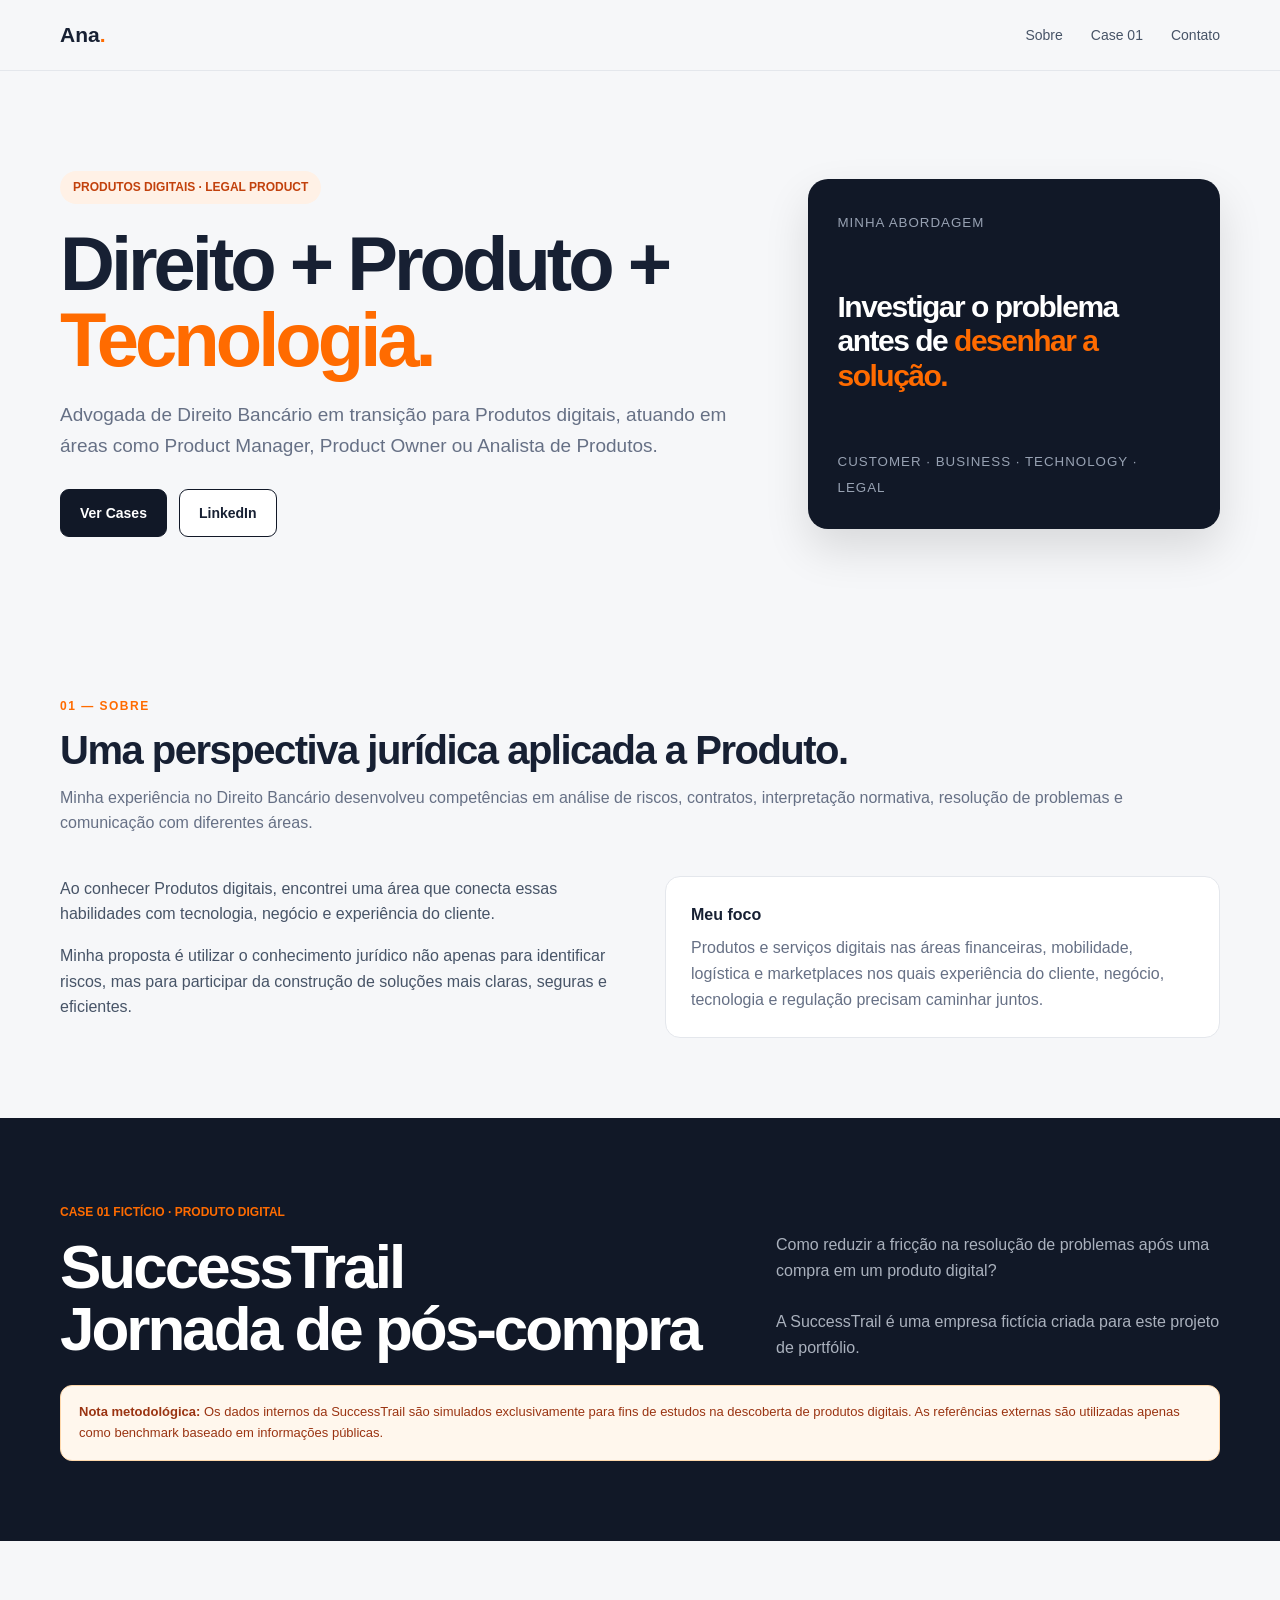
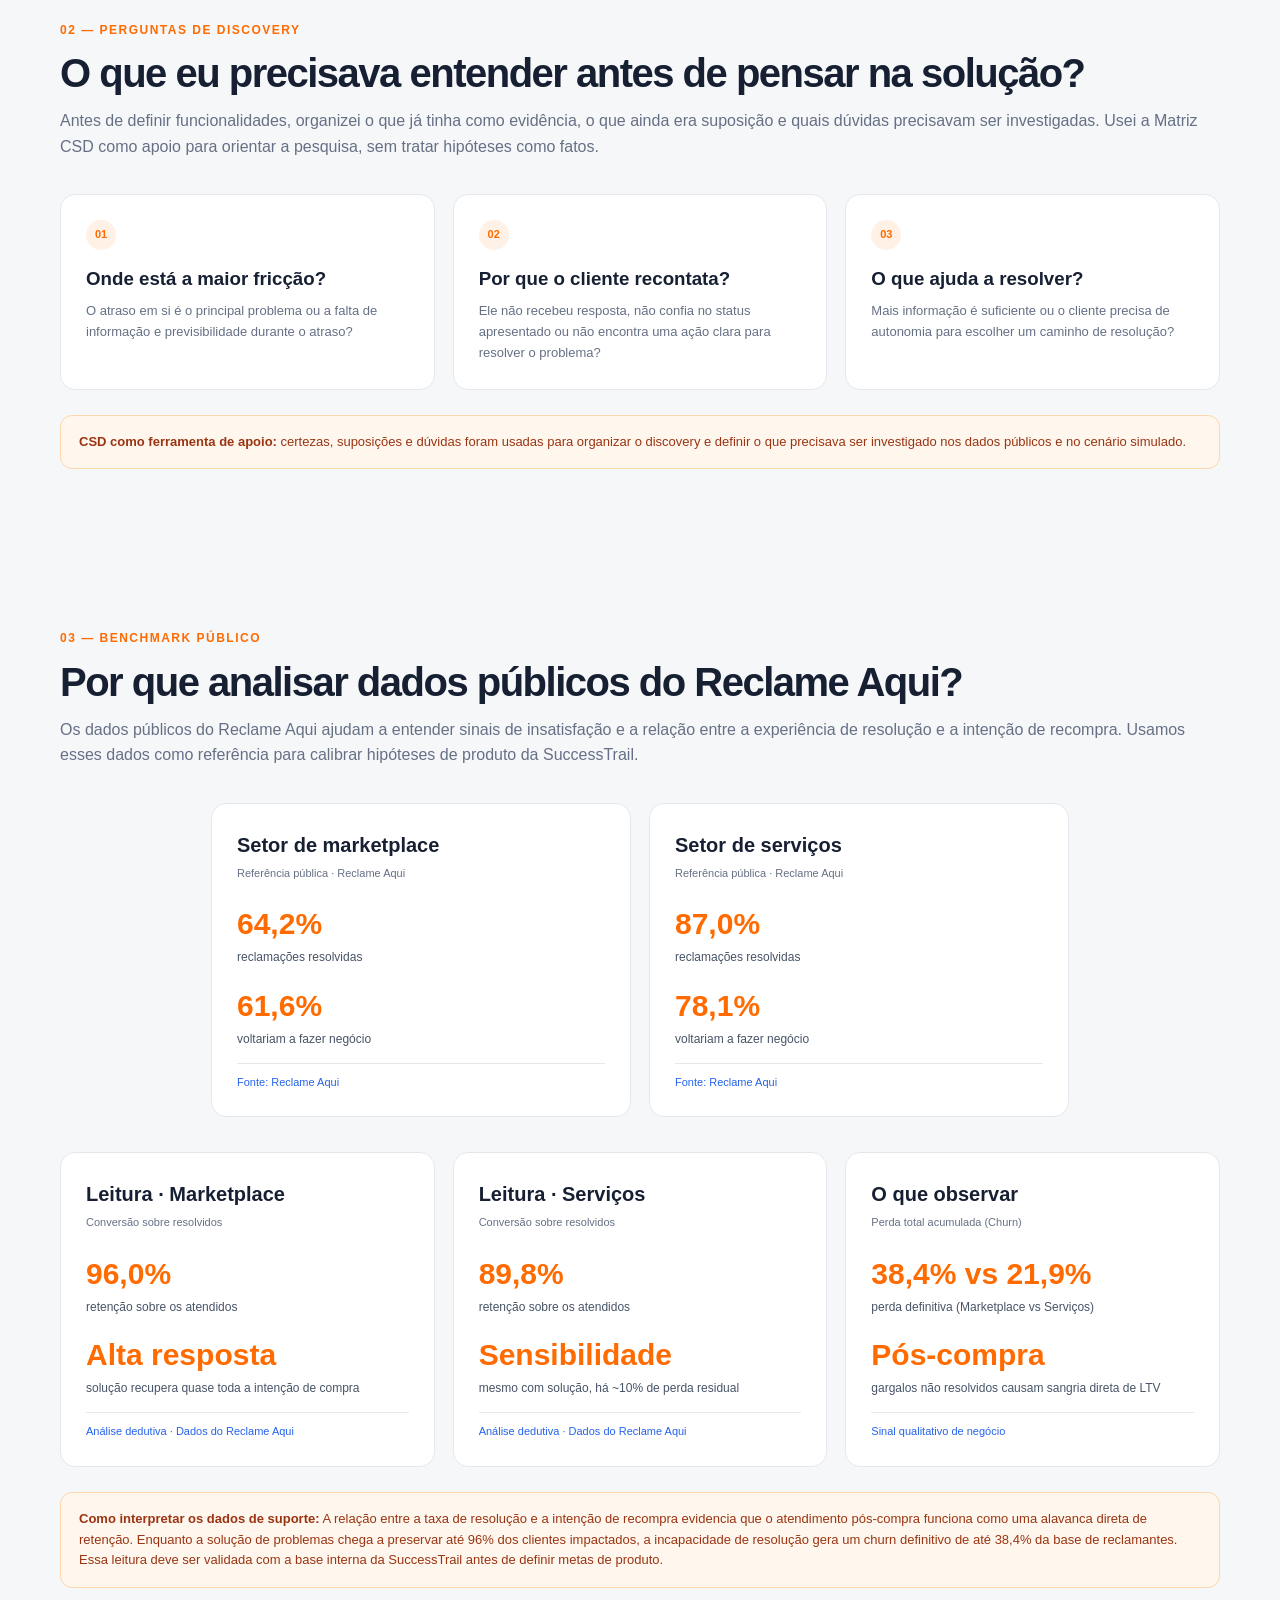
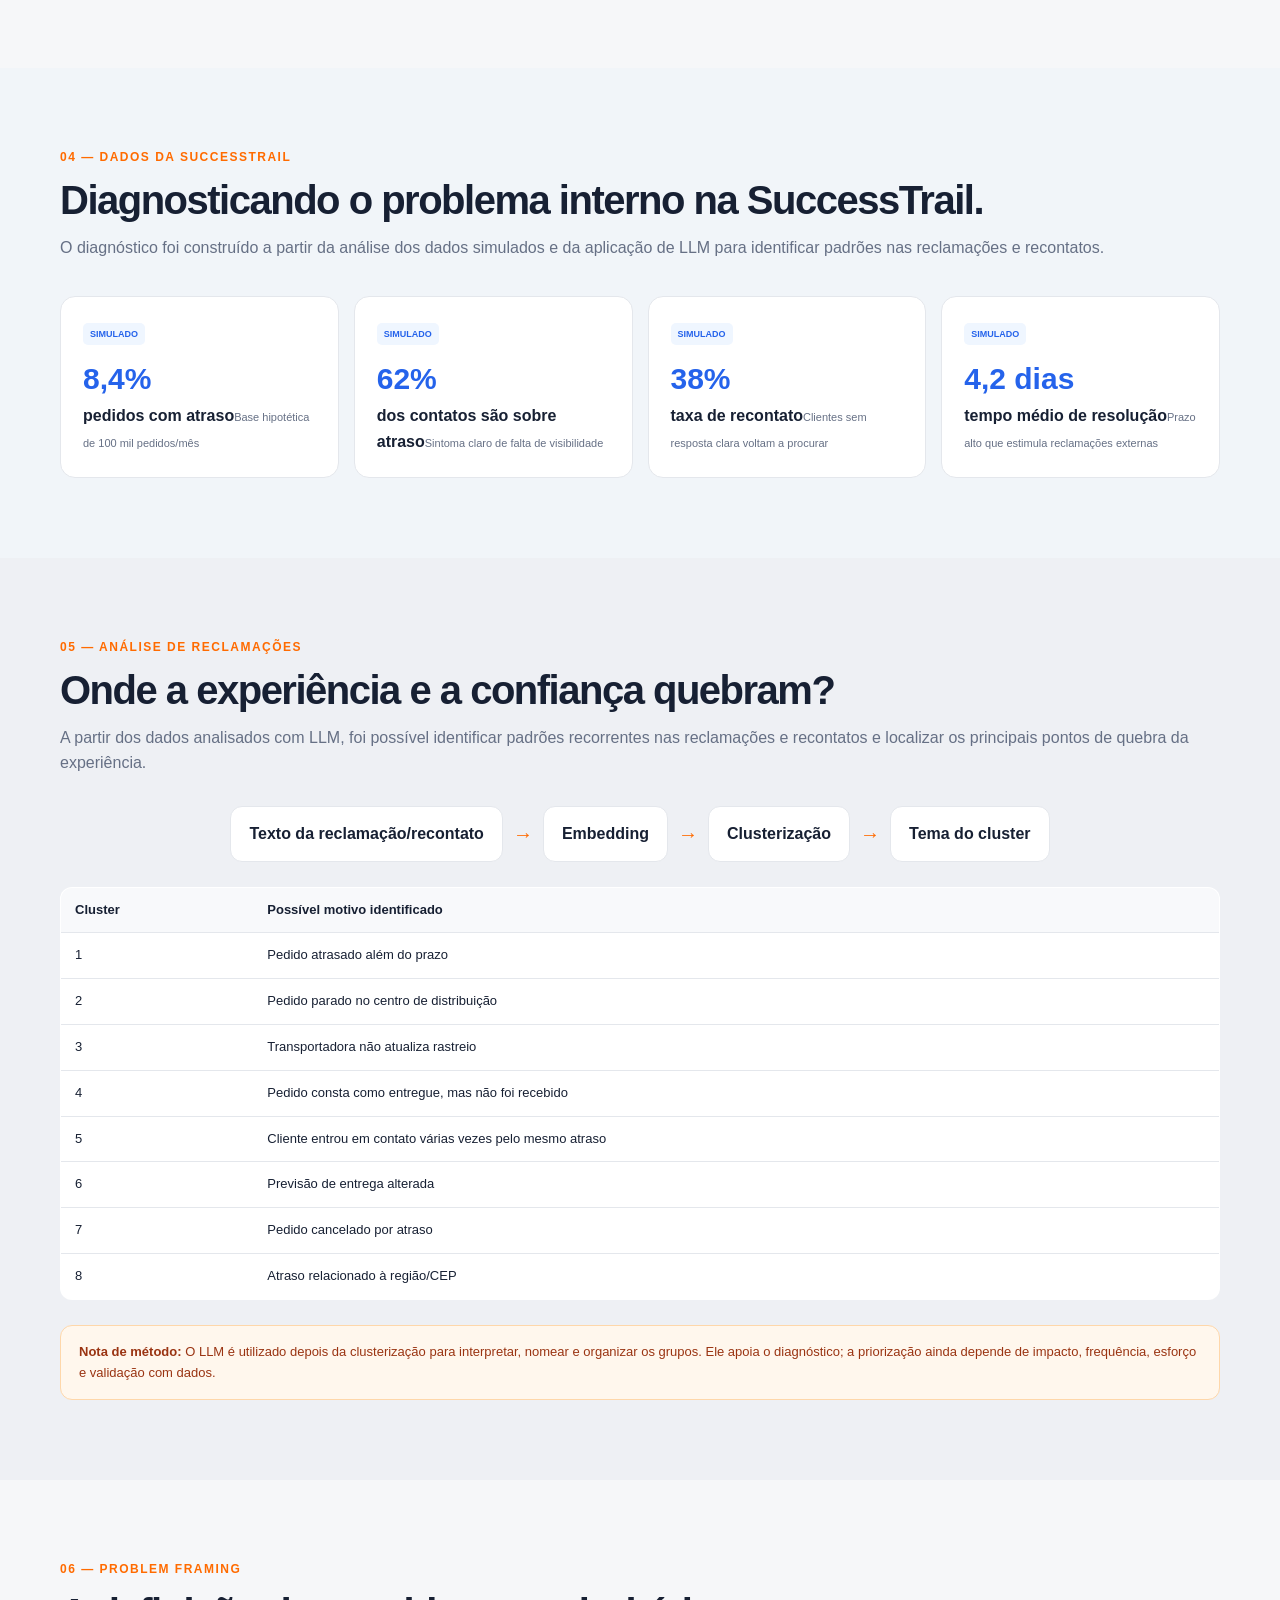
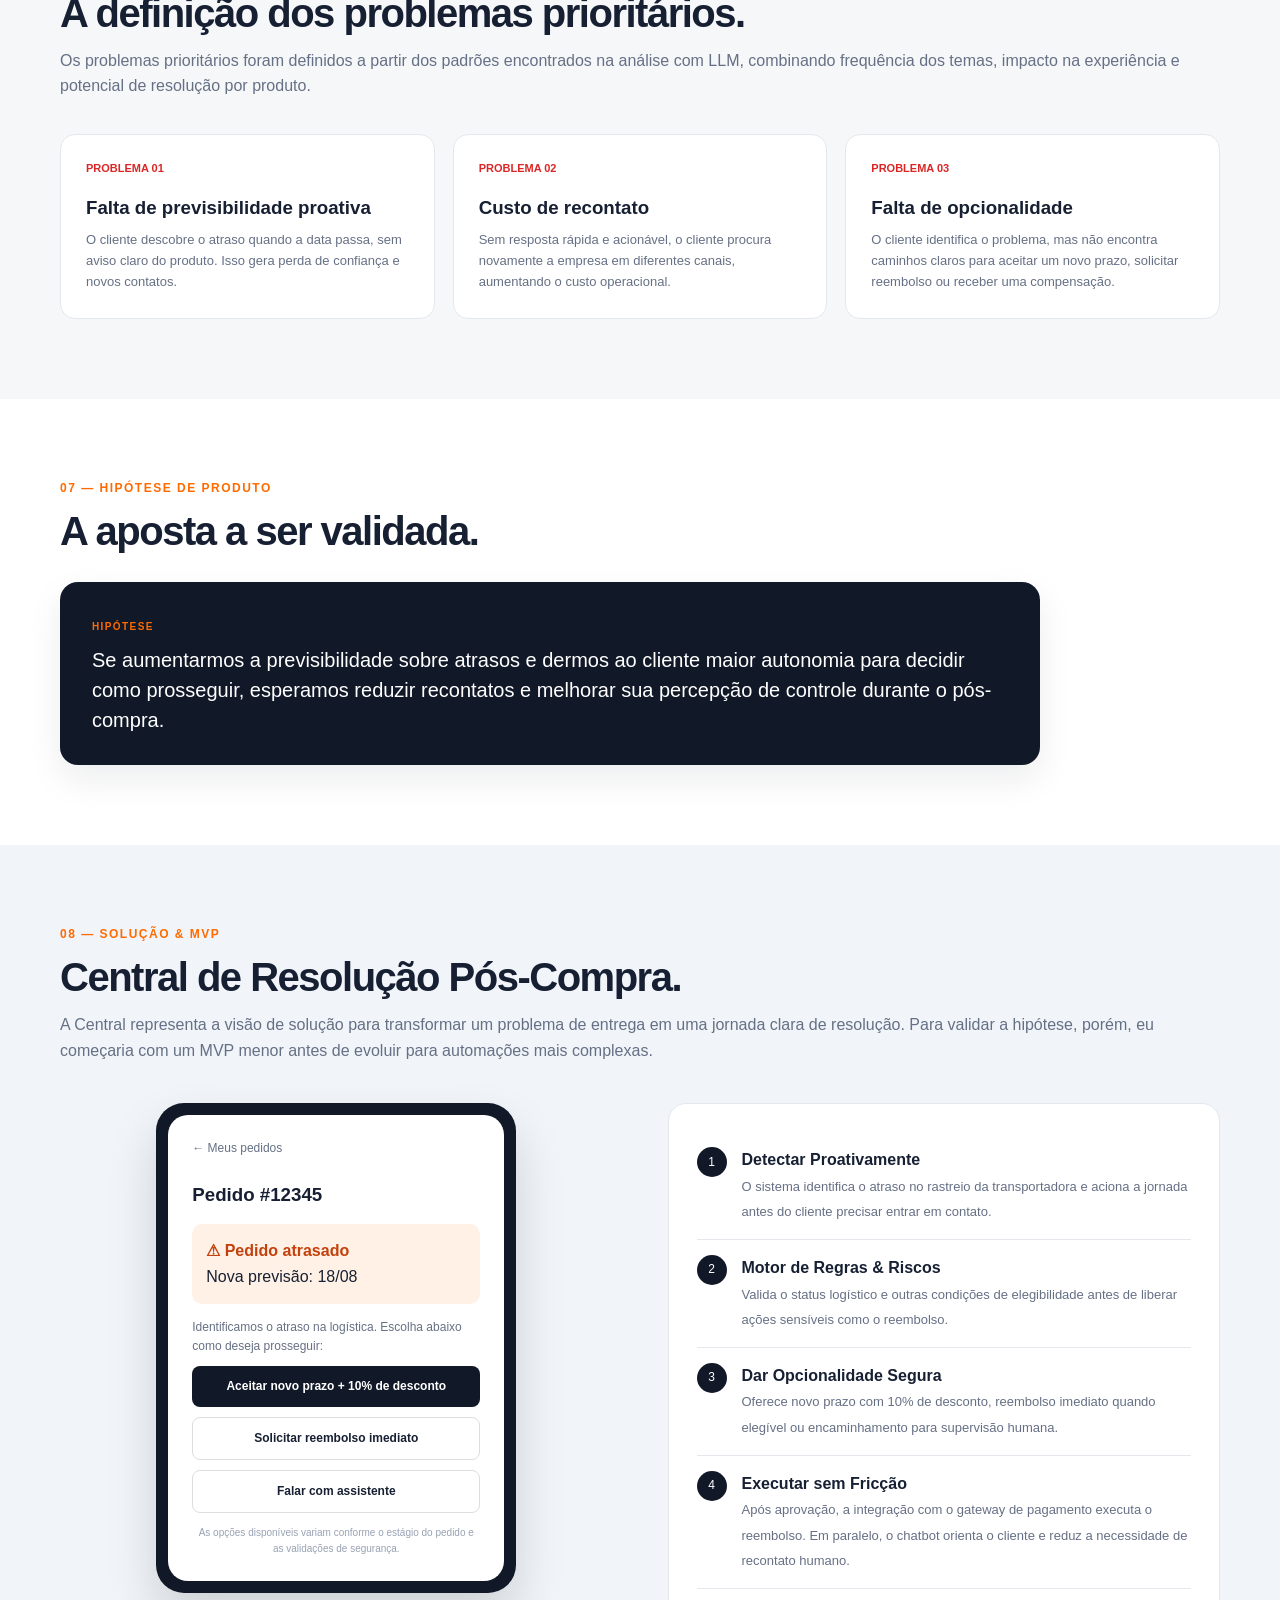
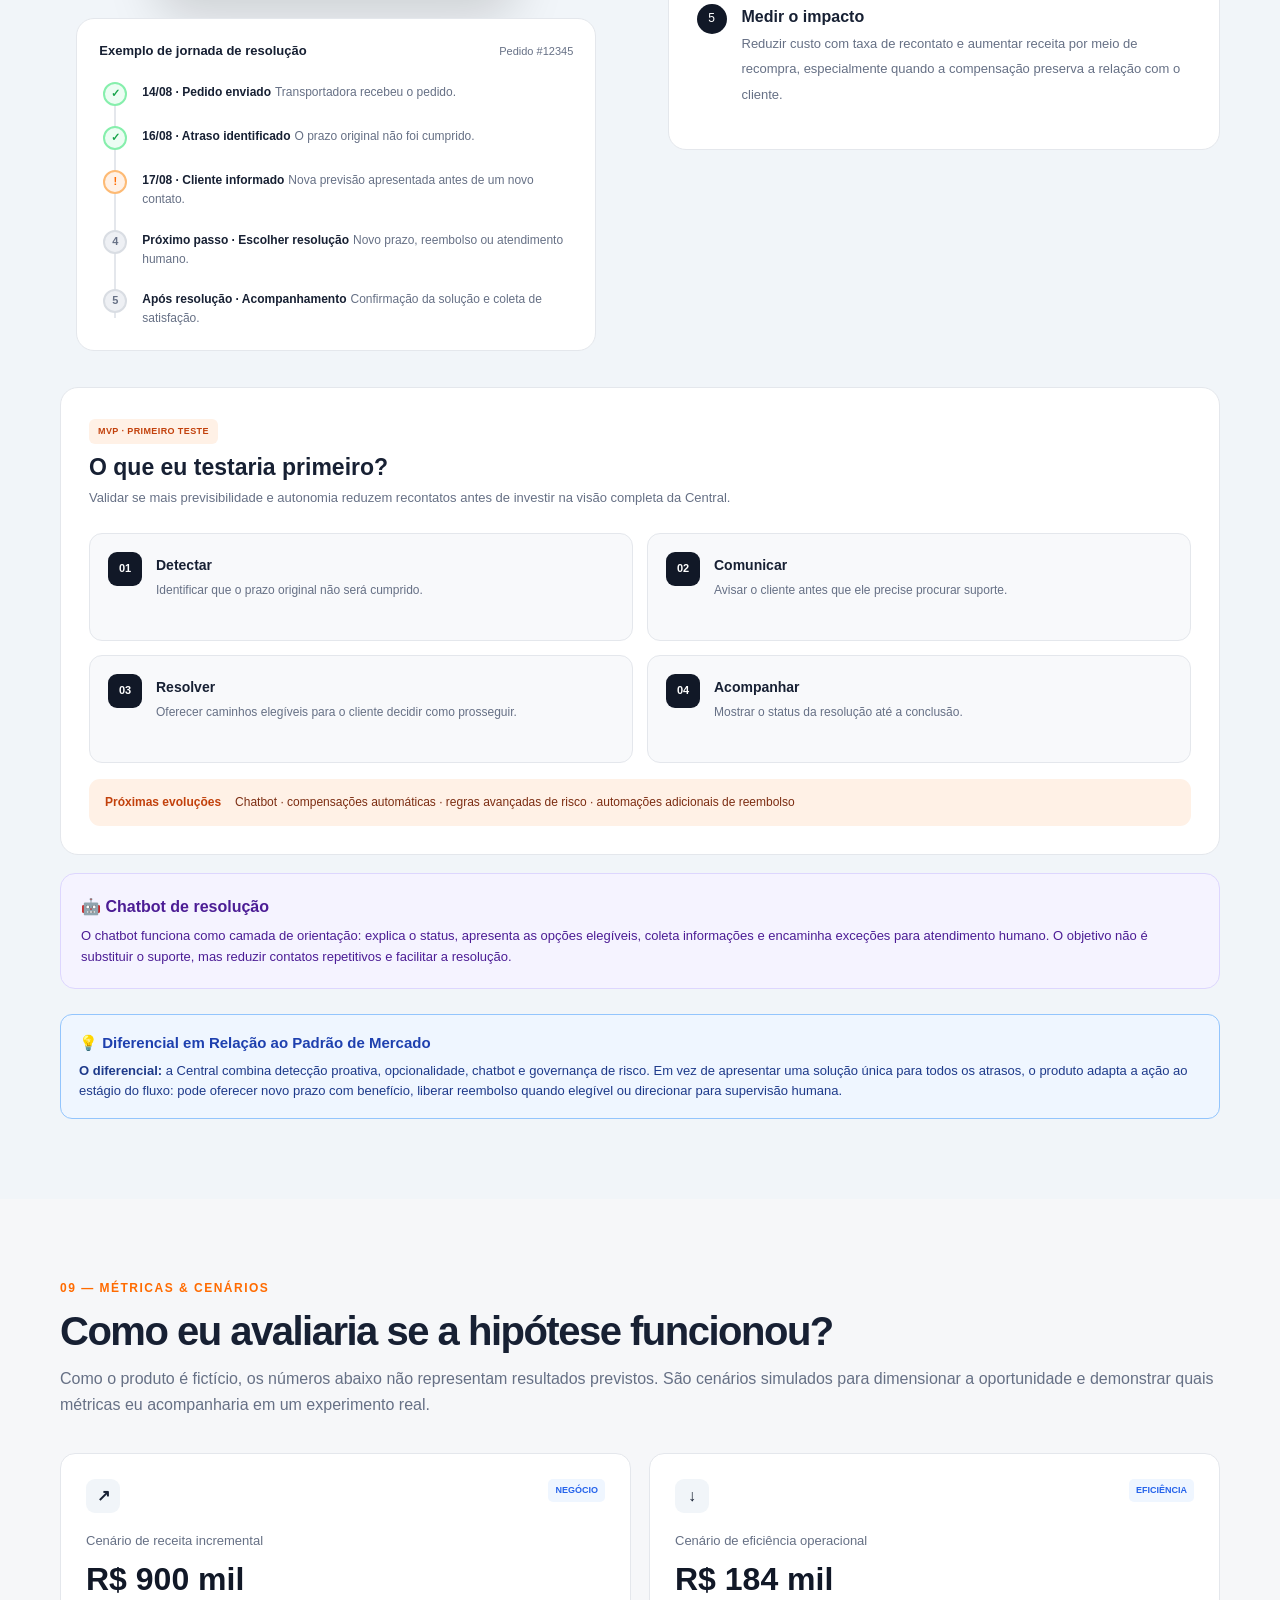
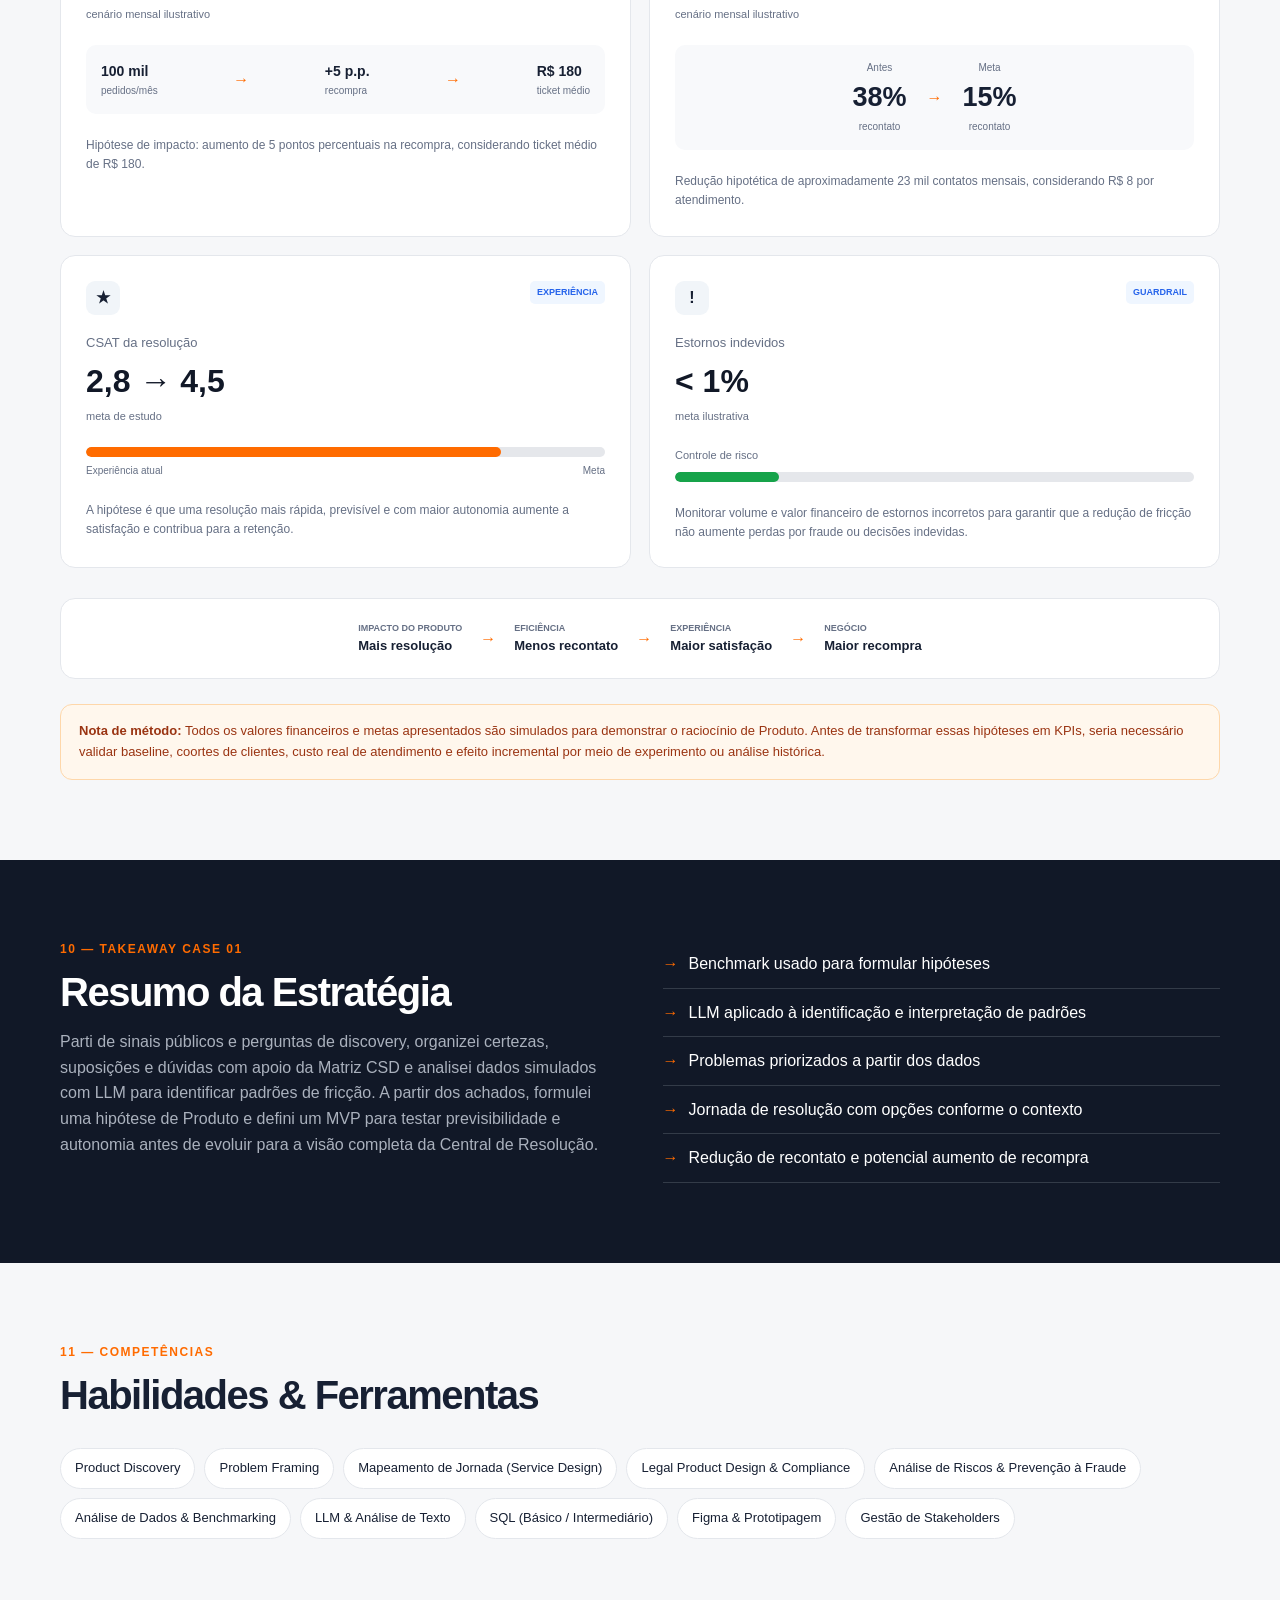
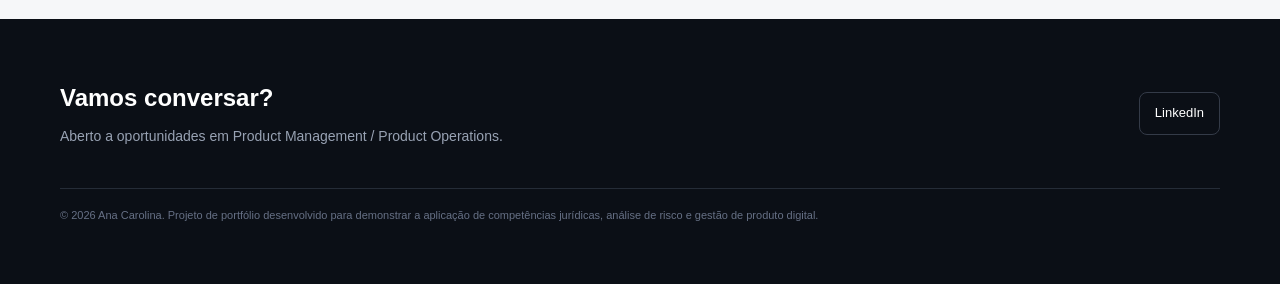
<file: index.html>
<!DOCTYPE html>
<html lang="pt-BR">
<head>
<meta charset="UTF-8">
<meta name="viewport" content="width=device-width, initial-scale=1.0">
<title>Ana Carolina | Product Management</title>
<link rel="stylesheet" href="style.css">
</head>
<body>

<header><div class="container"><nav>
<a href="#" class="logo">Ana<span>.</span></a>
<ul class="nav-links"><li><a href="#sobre">Sobre</a></li><li><a href="#case1">Case 01</a></li><li><a href="#contato">Contato</a></li></ul>
</nav></div></header>

<section class="hero"><div class="container hero-grid"><div>
<div class="badge">PRODUTOS DIGITAIS · LEGAL PRODUCT</div>
<h1>Direito + Produto + <span>Tecnologia.</span></h1>
<p class="hero-description">Advogada de Direito Bancário em transição para Produtos digitais, atuando em áreas como Product Manager, Product Owner ou Analista de Produtos.</p>
<div class="buttons"><a href="#case1" class="button primary">Ver Cases</a><a href="https://www.linkedin.com/in/ana-carolina-vieira-2a7933201/" target="_blank" class="button secondary">LinkedIn</a></div>
</div><div class="hero-panel"><small>Minha abordagem</small><h2>Investigar o problema antes de <span>desenhar a solução.</span></h2><small>Customer · Business · Technology · Legal</small></div>
</div></section>

<section id="sobre"><div class="container">
<div class="section-label">01 — Sobre</div><h2>Uma perspectiva jurídica aplicada a Produto.</h2>
<p class="section-description">Minha experiência no Direito Bancário desenvolveu competências em análise de riscos, contratos, interpretação normativa, resolução de problemas e comunicação com diferentes áreas.</p>
<div class="about-grid mt40"><div class="about-text">
<p>Ao conhecer Produtos digitais, encontrei uma área que conecta essas habilidades com tecnologia, negócio e experiência do cliente.</p>
<p>Minha proposta é utilizar o conhecimento jurídico não apenas para identificar riscos, mas para participar da construção de soluções mais claras, seguras e eficientes.</p>
</div><div class="card about-card"><strong>Meu foco</strong><p>Produtos e serviços digitais nas áreas financeiras, mobilidade, logística e marketplaces nos quais experiência do cliente, negócio, tecnologia e regulação precisam caminhar juntos.</p></div></div>
</div></section>

<section id="case1" class="case-intro"><div class="container"><div class="case-top"><div>
<div class="study-tag">CASE 01 FICTÍCIO · PRODUTO DIGITAL</div><h2 class="case-title">SuccessTrail<br>Jornada de pós-compra</h2>
</div><p class="case-subtitle">Como reduzir a fricção na resolução de problemas após uma compra em um produto digital?<br><br>A SuccessTrail é uma empresa fictícia criada para este projeto de portfólio.</p>
</div>
<div class="notice"><strong>Nota metodológica:</strong> Os dados internos da SuccessTrail são simulados exclusivamente para fins de estudos na descoberta de produtos digitais. As referências externas são utilizadas apenas como benchmark baseado em informações públicas.</div>
</div></section>

<section><div class="container">
<div class="section-label">02 — Perguntas de Discovery</div>
<h2>O que eu precisava entender antes de pensar na solução?</h2>
<p class="section-description">Antes de definir funcionalidades, organizei o que já tinha como evidência, o que ainda era suposição e quais dúvidas precisavam ser investigadas. Usei a Matriz CSD como apoio para orientar a pesquisa, sem tratar hipóteses como fatos.</p>
<div class="discovery-grid">
<div class="card discovery-card"><span>01</span><h3>Onde está a maior fricção?</h3><p>O atraso em si é o principal problema ou a falta de informação e previsibilidade durante o atraso?</p></div>
<div class="card discovery-card"><span>02</span><h3>Por que o cliente recontata?</h3><p>Ele não recebeu resposta, não confia no status apresentado ou não encontra uma ação clara para resolver o problema?</p></div>
<div class="card discovery-card"><span>03</span><h3>O que ajuda a resolver?</h3><p>Mais informação é suficiente ou o cliente precisa de autonomia para escolher um caminho de resolução?</p></div>
</div>
<div class="notice"><strong>CSD como ferramenta de apoio:</strong> certezas, suposições e dúvidas foram usadas para organizar o discovery e definir o que precisava ser investigado nos dados públicos e no cenário simulado.
</div> </div></section>

<section id="benchmark"><div class="container">
<div class="section-label">03 — Benchmark público</div><h2>Por que analisar dados públicos do Reclame Aqui?</h2>
<p class="section-description">Os dados públicos do Reclame Aqui ajudam a entender sinais de insatisfação e a relação entre a experiência de resolução e a intenção de recompra. Usamos esses dados como referência para calibrar hipóteses de produto da SuccessTrail.</p>
<div class="benchmark benchmark-top">
<div class="card benchmark-card"><div class="company">Setor de marketplace</div><div class="company-note">Referência pública · Reclame Aqui</div><div class="benchmark-number">64,2%</div><div class="benchmark-label">reclamações resolvidas</div><div class="benchmark-number">61,6%</div><div class="benchmark-label">voltariam a fazer negócio</div><div class="benchmark-source">Fonte: Reclame Aqui</div></div>
<div class="card benchmark-card"><div class="company">Setor de serviços</div><div class="company-note">Referência pública · Reclame Aqui</div><div class="benchmark-number">87,0%</div><div class="benchmark-label">reclamações resolvidas</div><div class="benchmark-number">78,1%</div><div class="benchmark-label">voltariam a fazer negócio</div><div class="benchmark-source">Fonte: Reclame Aqui</div></div>
</div>
<div class="benchmark benchmark-bottom">
<div class="card benchmark-card"><div class="company">Leitura · Marketplace</div><div class="company-note">Conversão sobre resolvidos</div><div class="benchmark-number">96,0%</div><div class="benchmark-label">retenção sobre os atendidos</div><div class="benchmark-number">Alta resposta</div><div class="benchmark-label">solução recupera quase toda a intenção de compra</div><div class="benchmark-source">Análise dedutiva · Dados do Reclame Aqui</div></div>
<div class="card benchmark-card"><div class="company">Leitura · Serviços</div><div class="company-note">Conversão sobre resolvidos</div><div class="benchmark-number">89,8%</div><div class="benchmark-label">retenção sobre os atendidos</div><div class="benchmark-number">Sensibilidade</div><div class="benchmark-label">mesmo com solução, há ~10% de perda residual</div><div class="benchmark-source">Análise dedutiva · Dados do Reclame Aqui</div></div>
<div class="card benchmark-card"><div class="company">O que observar</div><div class="company-note">Perda total acumulada (Churn)</div><div class="benchmark-number">38,4% vs 21,9%</div><div class="benchmark-label">perda definitiva (Marketplace vs Serviços)</div><div class="benchmark-number">Pós-compra</div><div class="benchmark-label">gargalos não resolvidos causam sangria direta de LTV</div><div class="benchmark-source">Sinal qualitativo de negócio</div></div>
</div>
<div class="notice"><strong>Como interpretar os dados de suporte:</strong> A relação entre a taxa de resolução e a intenção de recompra evidencia que o atendimento pós-compra funciona como uma alavanca direta de retenção. Enquanto a solução de problemas chega a preservar até 96% dos clientes impactados, a incapacidade de resolução gera um churn definitivo de até 38,4% da base de reclamantes. Essa leitura deve ser validada com a base interna da SuccessTrail antes de definir metas de produto.</div>
</div></section>

<section class="simulated"><div class="container">
<div class="section-label">04 — Dados da SuccessTrail</div><h2>Diagnosticando o problema interno na SuccessTrail.</h2>
<p class="section-description">O diagnóstico foi construído a partir da análise dos dados simulados e da aplicação de LLM para identificar padrões nas reclamações e recontatos.</p>
<div class="simulated-grid">
<div class="sim-card"><span class="sim-badge">SIMULADO</span><div class="number">8,4%</div><strong>pedidos com atraso</strong><small>Base hipotética de 100 mil pedidos/mês</small></div>
<div class="sim-card"><span class="sim-badge">SIMULADO</span><div class="number">62%</div><strong>dos contatos são sobre atraso</strong><small>Sintoma claro de falta de visibilidade</small></div>
<div class="sim-card"><span class="sim-badge">SIMULADO</span><div class="number">38%</div><strong>taxa de recontato</strong><small>Clientes sem resposta clara voltam a procurar</small></div>
<div class="sim-card"><span class="sim-badge">SIMULADO</span><div class="number">4,2 dias</div><strong>tempo médio de resolução</strong><small>Prazo alto que estimula reclamações externas</small></div>
</div></div></section>

<section class="board-section"><div class="container">
<div class="section-label">05 — Análise de reclamações</div><h2>Onde a experiência e a confiança quebram?</h2>
<p class="section-description">A partir dos dados analisados com LLM, foi possível identificar padrões recorrentes nas reclamações e recontatos e localizar os principais pontos de quebra da experiência.</p>
<div class="cluster-flow"><div class="flow-step">Texto da reclamação/recontato</div><div class="flow-arrow">→</div><div class="flow-step">Embedding</div><div class="flow-arrow">→</div><div class="flow-step">Clusterização</div><div class="flow-arrow">→</div><div class="flow-step">Tema do cluster</div></div>
<table class="cluster-table"><thead><tr><th>Cluster</th><th>Possível motivo identificado</th></tr></thead><tbody>
<tr><td>1</td><td>Pedido atrasado além do prazo</td></tr><tr><td>2</td><td>Pedido parado no centro de distribuição</td></tr><tr><td>3</td><td>Transportadora não atualiza rastreio</td></tr><tr><td>4</td><td>Pedido consta como entregue, mas não foi recebido</td></tr><tr><td>5</td><td>Cliente entrou em contato várias vezes pelo mesmo atraso</td></tr><tr><td>6</td><td>Previsão de entrega alterada</td></tr><tr><td>7</td><td>Pedido cancelado por atraso</td></tr><tr><td>8</td><td>Atraso relacionado à região/CEP</td></tr>
</tbody></table>
<div class="notice"><strong>Nota de método:</strong> O LLM é utilizado depois da clusterização para interpretar, nomear e organizar os grupos. Ele apoia o diagnóstico; a priorização ainda depende de impacto, frequência, esforço e validação com dados.</div>
</div></section>

<section><div class="container">
<div class="section-label">06 — Problem Framing</div><h2>A definição dos problemas prioritários.</h2>
<p class="section-description">Os problemas prioritários foram definidos a partir dos padrões encontrados na análise com LLM, combinando frequência dos temas, impacto na experiência e potencial de resolução por produto.</p>
<div class="problem-grid">
<div class="card problem-card"><div class="number">PROBLEMA 01</div><h3>Falta de previsibilidade proativa</h3><p>O cliente descobre o atraso quando a data passa, sem aviso claro do produto. Isso gera perda de confiança e novos contatos.</p></div>
<div class="card problem-card"><div class="number">PROBLEMA 02</div><h3>Custo de recontato</h3><p>Sem resposta rápida e acionável, o cliente procura novamente a empresa em diferentes canais, aumentando o custo operacional.</p></div>
<div class="card problem-card"><div class="number">PROBLEMA 03</div><h3>Falta de opcionalidade</h3><p>O cliente identifica o problema, mas não encontra caminhos claros para aceitar um novo prazo, solicitar reembolso ou receber uma compensação.</p></div>
</div></div></section>

<section class="hypothesis-section"><div class="container">
<div class="section-label">07 — Hipótese de Produto</div>
<h2>A aposta a ser validada.</h2>
<div class="hypothesis-box hypothesis-box-compact">
<span>HIPÓTESE</span>
<p>Se aumentarmos a previsibilidade sobre atrasos e dermos ao cliente maior autonomia para decidir como prosseguir, esperamos reduzir recontatos e melhorar sua percepção de controle durante o pós-compra.</p>
</div>
</div></section>

<section class="solution"><div class="container">
<div class="section-label">08 — Solução & MVP</div><h2>Central de Resolução Pós-Compra.</h2>
<p class="section-description">A Central representa a visão de solução para transformar um problema de entrega em uma jornada clara de resolução. Para validar a hipótese, porém, eu começaria com um MVP menor antes de evoluir para automações mais complexas.</p>
<div class="solution-grid"><div>
<div class="product-screen"><div class="screen"><div class="screen-top">← Meus pedidos</div><h3>Pedido #12345</h3>
<div class="order-status"><strong>⚠ Pedido atrasado</strong>Nova previsão: 18/08</div>
<p class="screen-text">Identificamos o atraso na logística. Escolha abaixo como deseja prosseguir:</p>
<a class="action">Aceitar novo prazo + 10% de desconto</a><a class="action secondary">Solicitar reembolso imediato</a><a class="action secondary">Falar com assistente</a>
<p class="screen-text" style="font-size:10px;margin-top:12px;color:#98a2b3;text-align:center">As opções disponíveis variam conforme o estágio do pedido e as validações de segurança.</p>
</div></div>

<div class="timeline-card"><div class="timeline-header"><strong>Exemplo de jornada de resolução</strong><span>Pedido #12345</span></div><div class="timeline">
<div class="timeline-item completed"><div class="timeline-dot">✓</div><div class="timeline-content"><strong>14/08 · Pedido enviado</strong><span>Transportadora recebeu o pedido.</span></div></div>
<div class="timeline-item completed"><div class="timeline-dot">✓</div><div class="timeline-content"><strong>16/08 · Atraso identificado</strong><span>O prazo original não foi cumprido.</span></div></div>
<div class="timeline-item active"><div class="timeline-dot">!</div><div class="timeline-content"><strong>17/08 · Cliente informado</strong><span>Nova previsão apresentada antes de um novo contato.</span></div></div>
<div class="timeline-item"><div class="timeline-dot">4</div><div class="timeline-content"><strong>Próximo passo · Escolher resolução</strong><span>Novo prazo, reembolso ou atendimento humano.</span></div></div>
<div class="timeline-item"><div class="timeline-dot">5</div><div class="timeline-content"><strong>Após resolução · Acompanhamento</strong><span>Confirmação da solução e coleta de satisfação.</span></div></div>
</div></div></div>

<div class="solution-box">
<div class="solution-step"><div class="step-number">1</div><div><strong>Detectar Proativamente</strong><span>O sistema identifica o atraso no rastreio da transportadora e aciona a jornada antes do cliente precisar entrar em contato.</span></div></div>
<div class="solution-step"><div class="step-number">2</div><div><strong>Motor de Regras & Riscos</strong><span>Valida o status logístico e outras condições de elegibilidade antes de liberar ações sensíveis como o reembolso.</span></div></div>
<div class="solution-step"><div class="step-number">3</div><div><strong>Dar Opcionalidade Segura</strong><span>Oferece novo prazo com 10% de desconto, reembolso imediato quando elegível ou encaminhamento para supervisão humana.</span></div></div>
<div class="solution-step"><div class="step-number">4</div><div><strong>Executar sem Fricção</strong><span>Após aprovação, a integração com o gateway de pagamento executa o reembolso. Em paralelo, o chatbot orienta o cliente e reduz a necessidade de recontato humano.</span></div></div>
<div class="solution-step"><div class="step-number">5</div><div><strong>Medir o impacto</strong><span>Reduzir custo com taxa de recontato e aumentar receita por meio de recompra, especialmente quando a compensação preserva a relação com o cliente.</span></div></div>
</div></div>

<div class="mvp-block">
<div class="mvp-heading">
<span>MVP · PRIMEIRO TESTE</span>
<h3>O que eu testaria primeiro?</h3>
<p>Validar se mais previsibilidade e autonomia reduzem recontatos antes de investir na visão completa da Central.</p>
</div>

<div class="mvp-card-grid">
<div class="mvp-card">
<div class="mvp-number">01</div>
<div><strong>Detectar</strong><p>Identificar que o prazo original não será cumprido.</p></div>
</div>
<div class="mvp-card">
<div class="mvp-number">02</div>
<div><strong>Comunicar</strong><p>Avisar o cliente antes que ele precise procurar suporte.</p></div>
</div>
<div class="mvp-card">
<div class="mvp-number">03</div>
<div><strong>Resolver</strong><p>Oferecer caminhos elegíveis para o cliente decidir como prosseguir.</p></div>
</div>
<div class="mvp-card">
<div class="mvp-number">04</div>
<div><strong>Acompanhar</strong><p>Mostrar o status da resolução até a conclusão.</p></div>
</div>
</div>

<div class="mvp-evolution"><strong>Próximas evoluções</strong><span>Chatbot · compensações automáticas · regras avançadas de risco · automações adicionais de reembolso</span></div>
</div>

<div class="chatbot-box"><strong>🤖 Chatbot de resolução</strong><p style="margin-top:6px;font-size:13px">O chatbot funciona como camada de orientação: explica o status, apresenta as opções elegíveis, coleta informações e encaminha exceções para atendimento humano. O objetivo não é substituir o suporte, mas reduzir contatos repetitivos e facilitar a resolução.</p></div>

<div class="notice" style="background:var(--blue-light);border-color:#93c5fd;color:#1e40af;margin-top:25px"><strong style="font-size:15px;display:block;margin-bottom:6px">💡 Diferencial em Relação ao Padrão de Mercado</strong><p style="margin:0;font-size:13px;color:#1e3a8a"><strong>O diferencial:</strong> a Central combina detecção proativa, opcionalidade, chatbot e governança de risco. Em vez de apresentar uma solução única para todos os atrasos, o produto adapta a ação ao estágio do fluxo: pode oferecer novo prazo com benefício, liberar reembolso quando elegível ou direcionar para supervisão humana.</p></div>
</div></section>

<section><div class="container">
<div class="section-label">09 — Métricas & Cenários</div><h2>Como eu avaliaria se a hipótese funcionou?</h2>
<p class="section-description">Como o produto é fictício, os números abaixo não representam resultados previstos. São cenários simulados para dimensionar a oportunidade e demonstrar quais métricas eu acompanharia em um experimento real.</p>
<div class="impact-grid">

<div class="impact-card"><div class="impact-header"><span class="impact-icon">↗</span><span class="proposed">NEGÓCIO</span></div><div class="impact-label">Cenário de receita incremental</div><div class="impact-number">R$ 900 mil</div><div class="impact-period">cenário mensal ilustrativo</div>
<div class="impact-flow"><div><strong>100 mil</strong><span>pedidos/mês</span></div><div class="impact-arrow">→</div><div><strong>+5 p.p.</strong><span>recompra</span></div><div class="impact-arrow">→</div><div><strong>R$ 180</strong><span>ticket médio</span></div></div>
<p>Hipótese de impacto: aumento de 5 pontos percentuais na recompra, considerando ticket médio de R$ 180.</p></div>

<div class="impact-card"><div class="impact-header"><span class="impact-icon">↓</span><span class="proposed">EFICIÊNCIA</span></div><div class="impact-label">Cenário de eficiência operacional</div><div class="impact-number">R$ 184 mil</div><div class="impact-period">cenário mensal ilustrativo</div>
<div class="before-after"><div class="metric-before"><span>Antes</span><strong>38%</strong><small>recontato</small></div><div class="metric-arrow">→</div><div class="metric-after"><span>Meta</span><strong>15%</strong><small>recontato</small></div></div>
<p>Redução hipotética de aproximadamente 23 mil contatos mensais, considerando R$ 8 por atendimento.</p></div>

<div class="impact-card"><div class="impact-header"><span class="impact-icon">★</span><span class="proposed">EXPERIÊNCIA</span></div><div class="impact-label">CSAT da resolução</div><div class="impact-number">2,8 → 4,5</div><div class="impact-period">meta de estudo</div>
<div class="experience-bar"><div class="experience-track"><div class="experience-progress"></div></div><div class="experience-labels"><span>Experiência atual</span><span>Meta</span></div></div>
<p>A hipótese é que uma resolução mais rápida, previsível e com maior autonomia aumente a satisfação e contribua para a retenção.</p></div>

<div class="impact-card"><div class="impact-header"><span class="impact-icon">!</span><span class="proposed">GUARDRAIL</span></div><div class="impact-label">Estornos indevidos</div><div class="impact-number">&lt; 1%</div><div class="impact-period">meta ilustrativa</div>
<div class="risk-meter"><span>Controle de risco</span><div class="risk-track"><div class="risk-progress"></div></div></div>
<p>Monitorar volume e valor financeiro de estornos incorretos para garantir que a redução de fricção não aumente perdas por fraude ou decisões indevidas.</p></div>

</div>

<div class="impact-equation"><div><span>IMPACTO DO PRODUTO</span><strong>Mais resolução</strong></div><div class="equation-arrow">→</div><div><span>EFICIÊNCIA</span><strong>Menos recontato</strong></div><div class="equation-arrow">→</div><div><span>EXPERIÊNCIA</span><strong>Maior satisfação</strong></div><div class="equation-arrow">→</div><div><span>NEGÓCIO</span><strong>Maior recompra</strong></div></div>

<div class="notice"><strong>Nota de método:</strong> Todos os valores financeiros e metas apresentados são simulados para demonstrar o raciocínio de Produto. Antes de transformar essas hipóteses em KPIs, seria necessário validar baseline, coortes de clientes, custo real de atendimento e efeito incremental por meio de experimento ou análise histórica.</div>
</div></section>

<section class="takeaway"><div class="container takeaway-grid"><div>
<div class="section-label">10 — Takeaway Case 01</div><h2>Resumo da Estratégia</h2>
<p>Parti de sinais públicos e perguntas de discovery, organizei certezas, suposições e dúvidas com apoio da Matriz CSD e analisei dados simulados com LLM para identificar padrões de fricção. A partir dos achados, formulei uma hipótese de Produto e defini um MVP para testar previsibilidade e autonomia antes de evoluir para a visão completa da Central de Resolução.</p>
</div>
<ul class="takeaway-list"><li>Benchmark usado para formular hipóteses</li><li>LLM aplicado à identificação e interpretação de padrões</li><li>Problemas priorizados a partir dos dados</li><li>Jornada de resolução com opções conforme o contexto</li><li>Redução de recontato e potencial aumento de recompra</li></ul>
</div></section>

<section><div class="container">
<div class="section-label">11 — Competências</div><h2>Habilidades & Ferramentas</h2>
<div class="skills">
<div class="skill">Product Discovery</div><div class="skill">Problem Framing</div><div class="skill">Mapeamento de Jornada (Service Design)</div><div class="skill">Legal Product Design & Compliance</div><div class="skill">Análise de Riscos & Prevenção à Fraude</div><div class="skill">Análise de Dados & Benchmarking</div><div class="skill">LLM & Análise de Texto</div><div class="skill">SQL (Básico / Intermediário)</div><div class="skill">Figma & Prototipagem</div><div class="skill">Gestão de Stakeholders</div>
</div></div></section>

<footer id="contato"><div class="container"><div class="footer-grid"><div>
<h3 style="font-size:24px;margin-bottom:8px">Vamos conversar?</h3>
<p style="color:#98a2b3;font-size:14px">Aberto a oportunidades em Product Management / Product Operations.</p>
</div>
<div class="footer-links"><a href="https://www.linkedin.com/in/ana-carolina-vieira-2a7933201/" target="_blank">LinkedIn</a></div>
</div>
<div class="disclaimer">© 2026 Ana Carolina. Projeto de portfólio desenvolvido para demonstrar a aplicação de competências jurídicas, análise de risco e gestão de produto digital.</div>
</div></footer>

</body>
</html>
</file>
<file: style.css>
:root{--bg:#f6f7f9;--white:#fff;--text:#172033;--muted:#667085;--line:#e4e7ec;--orange:#ff6b00;--orange-light:#fff1e6;--blue:#2563eb;--blue-light:#eff6ff;--green:#16a34a;--red:#dc2626;--purple:#7c3aed;--purple-light:#f5f3ff;--dark:#111827}
*{margin:0;padding:0;box-sizing:border-box;scroll-behavior:smooth}
body{font-family:Inter,Arial,Helvetica,sans-serif;background:var(--bg);color:var(--text);line-height:1.6}
a{text-decoration:none;color:inherit}.container{width:min(1160px,92%);margin:auto}
header{position:sticky;top:0;z-index:100;background:rgba(246,247,249,.94);backdrop-filter:blur(12px);border-bottom:1px solid var(--line)}
nav{height:70px;display:flex;justify-content:space-between;align-items:center}
.logo{font-size:21px;font-weight:800}.logo span{color:var(--orange)}
.nav-links{display:flex;gap:28px;list-style:none;font-size:14px;color:#475467}.nav-links a:hover{color:var(--orange)}
section{padding:80px 0}.section-label{color:var(--orange);font-size:12px;font-weight:800;text-transform:uppercase;letter-spacing:1.5px;margin-bottom:10px}
h2{font-size:40px;line-height:1.15;letter-spacing:-1.5px}.section-description{color:var(--muted);width:100%;max-width:100%;margin-top:12px}
.card{background:var(--white);border:1px solid var(--line);border-radius:15px;padding:25px}.mt40{margin-top:40px}
.hero{padding:100px 0 80px}.hero-grid{display:grid;grid-template-columns:1.25fr .75fr;gap:60px;align-items:center}
.badge{display:inline-flex;background:var(--orange-light);color:#c2410c;border-radius:30px;padding:7px 13px;font-size:12px;font-weight:800;margin-bottom:22px}
h1{font-size:clamp(45px,6vw,76px);line-height:1;letter-spacing:-4px;margin-bottom:22px}h1 span{color:var(--orange)}
.hero-description{color:var(--muted);font-size:19px;width:100%;max-width:100%;margin-bottom:28px}
.buttons{display:flex;gap:12px;flex-wrap:wrap}.button{padding:12px 19px;border-radius:9px;border:1px solid var(--dark);font-size:14px;font-weight:700}.button.primary{background:var(--dark);color:white}.button.secondary{background:white}
.hero-panel{background:var(--dark);color:white;padding:30px;border-radius:20px;box-shadow:0 20px 45px rgba(0,0,0,.12)}.hero-panel small{color:#98a2b3;text-transform:uppercase;letter-spacing:1px}.hero-panel h2{font-size:30px;line-height:1.15;margin:55px 0}.hero-panel span{color:var(--orange)}
.about-grid{display:grid;grid-template-columns:1fr 1fr;gap:50px}.about-text p{color:#475467;margin-bottom:16px;width:100%;max-width:100%}.about-card p{color:var(--muted);margin-top:8px;width:100%;max-width:100%}
.case-intro{background:var(--dark);color:white}.case-top{display:grid;grid-template-columns:1.2fr .8fr;gap:50px;align-items:end}.case-title{font-size:clamp(40px,5vw,62px);line-height:1;letter-spacing:-3px}.case-subtitle{color:#aab1bd;width:100%;max-width:100%}
.study-tag{display:inline-block;color:var(--orange);font-size:12px;font-weight:800;text-transform:uppercase;margin-bottom:14px}
.notice{margin-top:25px;background:#fff7ed;border:1px solid #fed7aa;color:#9a3412;padding:16px 18px;border-radius:12px;font-size:13px;width:100%;max-width:100%}
.benchmark,.pattern-grid,.problem-grid{display:grid;grid-template-columns:repeat(3,1fr);gap:18px;margin-top:35px}.benchmark-top{grid-template-columns:repeat(2,minmax(280px,420px));justify-content:center}.benchmark-bottom{grid-template-columns:repeat(3,1fr)}
.company{font-size:20px;font-weight:800;margin-bottom:4px}.company-note{color:var(--muted);font-size:11px;margin-bottom:18px}.benchmark-number{font-size:30px;font-weight:800;color:var(--orange)}.benchmark-label{font-size:12px;color:#475467;margin-bottom:14px}.benchmark-source{font-size:11px;color:var(--blue);padding-top:10px;border-top:1px solid var(--line)}
.pattern-icon{font-size:25px;margin-bottom:12px}.pattern h3{margin-bottom:7px}.pattern p,.problem-card p{color:var(--muted);font-size:13px;width:100%;max-width:100%}
.simulated{background:#f1f5f9}.simulated-grid{display:grid;grid-template-columns:repeat(4,1fr);gap:15px;margin-top:35px}.sim-card{background:white;border:1px solid var(--line);border-radius:15px;padding:22px}.sim-card .number{font-size:30px;font-weight:800;color:var(--blue)}.sim-card small{color:var(--muted);font-size:11px}.sim-badge,.proposed{display:inline-block;background:var(--blue-light);color:var(--blue);padding:4px 7px;border-radius:5px;font-size:9px;font-weight:800;margin-bottom:10px}
.board-section{background:#eef0f4}.board{background:#dfe3e8;padding:20px;border-radius:18px;overflow-x:auto;margin-top:35px}.board-header{display:flex;justify-content:space-between;align-items:center;margin-bottom:18px;min-width:1050px}.board-title{font-weight:800}.board-meta{font-size:12px;color:#667085}.swimlanes{min-width:1050px;display:grid;gap:10px}.lane{display:grid;grid-template-columns:150px repeat(4,1fr);gap:10px}.lane-name,.board-cell{background:#f8f9fb;border-radius:10px}.lane-name{padding:14px;font-size:13px;font-weight:800}.board-cell{min-height:125px;padding:11px}.column-title{font-size:11px;text-transform:uppercase;color:#667085;font-weight:800}.sticky{background:white;border:1px solid #d9dde3;border-left:4px solid var(--orange);border-radius:8px;padding:11px;font-size:12px;box-shadow:0 2px 5px rgba(0,0,0,.04)}.sticky.blue{border-left-color:var(--blue)}.sticky.green{border-left-color:var(--green)}.sticky.red{border-left-color:var(--red)}.sticky.purple{border-left-color:var(--purple)}.sticky strong{display:block;font-size:12px;margin-bottom:4px}
.problem-card .number{color:var(--red);font-size:11px;font-weight:800;margin-bottom:16px}.problem-card h3{margin-bottom:7px}
.legal-section{background:white}.legal-grid{display:grid;grid-template-columns:repeat(4,1fr);gap:18px;margin-top:35px}.legal-card{background:#fafafa}.legal-card .tag{display:inline-block;background:var(--purple-light);color:var(--purple);padding:5px 8px;border-radius:5px;font-size:10px;font-weight:800;margin-bottom:13px}.legal-card h3{font-size:17px;margin-bottom:7px}.legal-card p{color:var(--muted);font-size:13px;width:100%;max-width:100%}
.solution{background:#f1f5f9}.solution-grid{display:grid;grid-template-columns:1fr 1fr;gap:55px;align-items:start;margin-top:40px}.solution-box{background:white;border-radius:18px;padding:28px;border:1px solid var(--line)}.solution-step{display:flex;gap:15px;padding:15px 0;border-bottom:1px solid var(--line)}.solution-step:last-child{border-bottom:none}.step-number{width:30px;height:30px;background:var(--dark);color:white;border-radius:50%;display:flex;align-items:center;justify-content:center;font-size:12px;flex-shrink:0}.solution-step strong{display:block}.solution-step span{color:var(--muted);font-size:13px}
.product-screen{background:var(--dark);border-radius:28px;padding:12px;width:100%;max-width:360px;margin:auto;box-shadow:0 25px 50px rgba(0,0,0,.15)}.screen{background:white;border-radius:20px;padding:24px}.screen-top{font-size:12px;color:#667085;margin-bottom:22px}.order-status{background:var(--orange-light);padding:14px;border-radius:10px;margin:14px 0}.order-status strong{display:block;color:#c2410c}.screen-text{font-size:12px;color:#667085}.action{display:block;background:var(--dark);color:white;text-align:center;padding:11px;border-radius:8px;font-size:12px;font-weight:700;margin-top:10px}.action.secondary{background:white;color:var(--text);border:1px solid #ddd}
.timeline-card{background:white;border:1px solid var(--line);border-radius:18px;padding:22px;margin:25px auto 0;width:100%;max-width:520px}.timeline-header{display:flex;justify-content:space-between;gap:15px;align-items:center;margin-bottom:20px;font-size:13px}.timeline-header span{color:var(--muted);font-size:11px}.timeline{position:relative;padding-left:4px}.timeline:before{content:"";position:absolute;left:15px;top:10px;bottom:10px;width:2px;background:var(--line)}.timeline-item{position:relative;display:flex;gap:15px;padding:0 0 20px}.timeline-item:last-child{padding-bottom:0}.timeline-dot{position:relative;z-index:1;width:24px;height:24px;min-width:24px;border-radius:50%;background:#eef0f4;border:2px solid #d9dde3;display:flex;align-items:center;justify-content:center;font-size:11px;font-weight:800;color:#667085}.timeline-item.completed .timeline-dot{background:#ecfdf3;border-color:#86efac;color:var(--green)}.timeline-item.active .timeline-dot{background:var(--orange-light);border-color:#fdba74;color:var(--orange)}.timeline-content{padding-top:1px;font-size:12px}.timeline-content strong{display:inline;font-size:12px}.timeline-content span{color:var(--muted);margin-left:4px}
.chatbot-box{background:var(--purple-light);border:1px solid #ddd6fe;color:#4c1d95;border-radius:15px;padding:20px;margin-top:18px}
.impact-grid{display:grid;grid-template-columns:1fr 1fr;gap:18px;margin-top:35px}.impact-card{background:white;border:1px solid var(--line);border-radius:15px;padding:25px}.impact-header{display:flex;justify-content:space-between;align-items:center;margin-bottom:18px}.impact-icon{width:34px;height:34px;border-radius:9px;background:#f1f5f9;display:flex;align-items:center;justify-content:center;font-weight:800}.impact-label{font-size:13px;color:var(--muted)}.impact-number{font-size:32px;font-weight:800;color:var(--dark);margin-top:3px}.impact-period{font-size:11px;color:var(--muted)}.impact-flow{display:flex;align-items:center;justify-content:space-between;gap:10px;margin:22px 0;padding:15px;background:#f8f9fb;border-radius:10px}.impact-flow div:not(.impact-arrow){display:flex;flex-direction:column}.impact-flow strong{font-size:14px}.impact-flow span{font-size:10px;color:var(--muted)}.impact-arrow,.metric-arrow,.equation-arrow{color:var(--orange);font-weight:800}.impact-card p{font-size:12px;color:var(--muted);margin-top:15px}.before-after{display:flex;align-items:center;justify-content:center;gap:20px;margin:22px 0;padding:15px;background:#f8f9fb;border-radius:10px}.metric-before,.metric-after{display:flex;flex-direction:column;text-align:center}.metric-before span,.metric-after span,.metric-before small,.metric-after small{font-size:10px;color:var(--muted)}.metric-before strong,.metric-after strong{font-size:27px}.experience-bar,.risk-meter{margin:22px 0}.experience-track,.risk-track{height:10px;background:#e5e7eb;border-radius:20px;overflow:hidden}.experience-progress{width:80%;height:100%;background:var(--orange);border-radius:20px}.risk-progress{width:20%;height:100%;background:var(--green);border-radius:20px}.experience-labels{display:flex;justify-content:space-between;font-size:10px;color:var(--muted);margin-top:6px}.risk-meter>span{display:block;font-size:11px;color:var(--muted);margin-bottom:7px}.impact-equation{display:flex;align-items:center;justify-content:center;gap:18px;flex-wrap:wrap;margin-top:30px;padding:22px;background:white;border:1px solid var(--line);border-radius:15px}.impact-equation div:not(.equation-arrow){display:flex;flex-direction:column}.impact-equation span{font-size:9px;color:var(--muted);font-weight:800}.impact-equation strong{font-size:13px}
.metrics-grid{display:grid;grid-template-columns:1fr 1fr;gap:18px;margin-top:35px}.metric-card h3{margin-bottom:7px}.metric-card p{color:var(--muted);font-size:14px;width:100%;max-width:100%}
.takeaway{background:var(--dark);color:white}.takeaway-grid{display:grid;grid-template-columns:1fr 1fr;gap:45px}.takeaway p{color:#aab1bd;margin-top:14px;width:100%;max-width:100%}.takeaway-list{list-style:none}.takeaway-list li{padding:11px 0;border-bottom:1px solid #333b48}.takeaway-list li::before{content:"→";color:var(--orange);margin-right:10px}
.skills{display:flex;flex-wrap:wrap;gap:9px;margin-top:30px}.skill{background:white;border:1px solid var(--line);padding:9px 14px;border-radius:25px;font-size:13px}
.cluster-flow{display:flex;align-items:center;justify-content:center;gap:10px;flex-wrap:wrap;margin-top:30px;font-weight:800}.flow-step{background:white;border:1px solid var(--line);border-radius:12px;padding:14px 18px}.flow-arrow{color:var(--orange);font-size:20px}.cluster-table{width:100%;border-collapse:collapse;margin-top:25px;background:white;border:1px solid var(--line);border-radius:12px;overflow:hidden}.cluster-table th,.cluster-table td{padding:12px 14px;text-align:left;border-bottom:1px solid var(--line);font-size:13px}.cluster-table th{background:#f8f9fb}.cluster-table tr:last-child td{border-bottom:none}
footer{background:#0b0f16;color:white;padding:60px 0}.footer-grid{display:flex;justify-content:space-between;align-items:center;gap:30px}.footer-links{display:flex;gap:10px}.footer-links a{border:1px solid #343b48;padding:10px 15px;border-radius:8px;font-size:13px}.footer-links a:hover{border-color:var(--orange);color:var(--orange)}.disclaimer{border-top:1px solid #252c37;margin-top:40px;padding-top:18px;color:#667085;font-size:11px;width:100%;max-width:100%}
@media(max-width:850px){.nav-links{display:none}.hero-grid,.case-top,.about-grid,.solution-grid,.takeaway-grid{grid-template-columns:1fr}.benchmark,.pattern-grid,.problem-grid,.legal-grid{grid-template-columns:1fr 1fr}.simulated-grid{grid-template-columns:1fr 1fr}.impact-grid{grid-template-columns:1fr}.footer-grid{flex-direction:column;align-items:flex-start}}
@media(max-width:550px){section{padding:65px 0}h2{font-size:32px}h1{letter-spacing:-2px;font-size:48px}.hero{padding:70px 0}.benchmark,.benchmark-top,.benchmark-bottom,.pattern-grid,.problem-grid,.simulated-grid,.legal-grid,.metrics-grid,.impact-grid{grid-template-columns:1fr}.hero-panel h2{margin:40px 0}.timeline-header{align-items:flex-start;flex-direction:column}.impact-flow{flex-wrap:wrap}}

/* Complementos do Discovery, Hipótese e MVP */
.discovery-grid{display:grid;grid-template-columns:repeat(3,1fr);gap:18px;margin-top:35px}
.discovery-card span{display:inline-flex;width:30px;height:30px;align-items:center;justify-content:center;border-radius:50%;background:var(--orange-light);color:var(--orange);font-size:11px;font-weight:800;margin-bottom:14px}
.discovery-card h3{display:block;margin-bottom:7px}
.discovery-card p{color:var(--muted);font-size:13px}
.method-note{margin-top:18px;padding:14px 16px;border-left:3px solid var(--orange);background:white;border-radius:0 10px 10px 0;color:var(--muted);font-size:12px}
.method-note strong{color:var(--text)}

.hypothesis-section{background:white}
.hypothesis-section h2{max-width:760px}
.hypothesis-box{margin-top:28px;background:var(--dark);color:white;border-radius:18px;padding:30px 32px;box-shadow:0 14px 35px rgba(17,24,39,.08)}
.hypothesis-box-compact{max-width:980px}
.hypothesis-box span{display:inline-block;color:var(--orange);font-size:10px;font-weight:800;letter-spacing:1.4px;margin-bottom:10px}
.hypothesis-box p{font-size:20px;line-height:1.5;max-width:900px}

.mvp-block{margin-top:36px;background:white;border:1px solid var(--line);border-radius:18px;padding:28px}
.mvp-heading{max-width:760px}
.mvp-heading span{display:inline-block;background:var(--orange-light);color:#c2410c;padding:5px 9px;border-radius:6px;font-size:9px;font-weight:800;letter-spacing:.4px;margin-bottom:10px}
.mvp-heading h3{font-size:23px;line-height:1.2;margin-bottom:7px}
.mvp-heading p{color:var(--muted);font-size:13px}

.mvp-card-grid{display:grid;grid-template-columns:repeat(2,1fr);gap:14px;margin-top:24px}
.mvp-card{display:flex;gap:14px;align-items:flex-start;background:#f8f9fb;border:1px solid var(--line);border-radius:13px;padding:18px;min-height:108px}
.mvp-number{display:flex;align-items:center;justify-content:center;width:34px;height:34px;min-width:34px;border-radius:9px;background:var(--dark);color:white;font-size:11px;font-weight:800}
.mvp-card strong{display:block;font-size:14px;margin:2px 0 4px}
.mvp-card p{color:var(--muted);font-size:12px;line-height:1.5}

.mvp-evolution{display:flex;align-items:center;gap:14px;margin-top:16px;padding:14px 16px;border-radius:11px;background:var(--orange-light);font-size:12px}
.mvp-evolution strong{color:#c2410c;white-space:nowrap}
.mvp-evolution span{color:#7c2d12}

@media(max-width:850px){
.discovery-grid{grid-template-columns:1fr}
.mvp-card-grid{grid-template-columns:1fr}
.mvp-evolution{align-items:flex-start;flex-direction:column;gap:5px}
}
@media(max-width:550px){
.hypothesis-box{padding:23px 20px}
.hypothesis-box p{font-size:17px}
.mvp-block{padding:20px}
}
</file>
